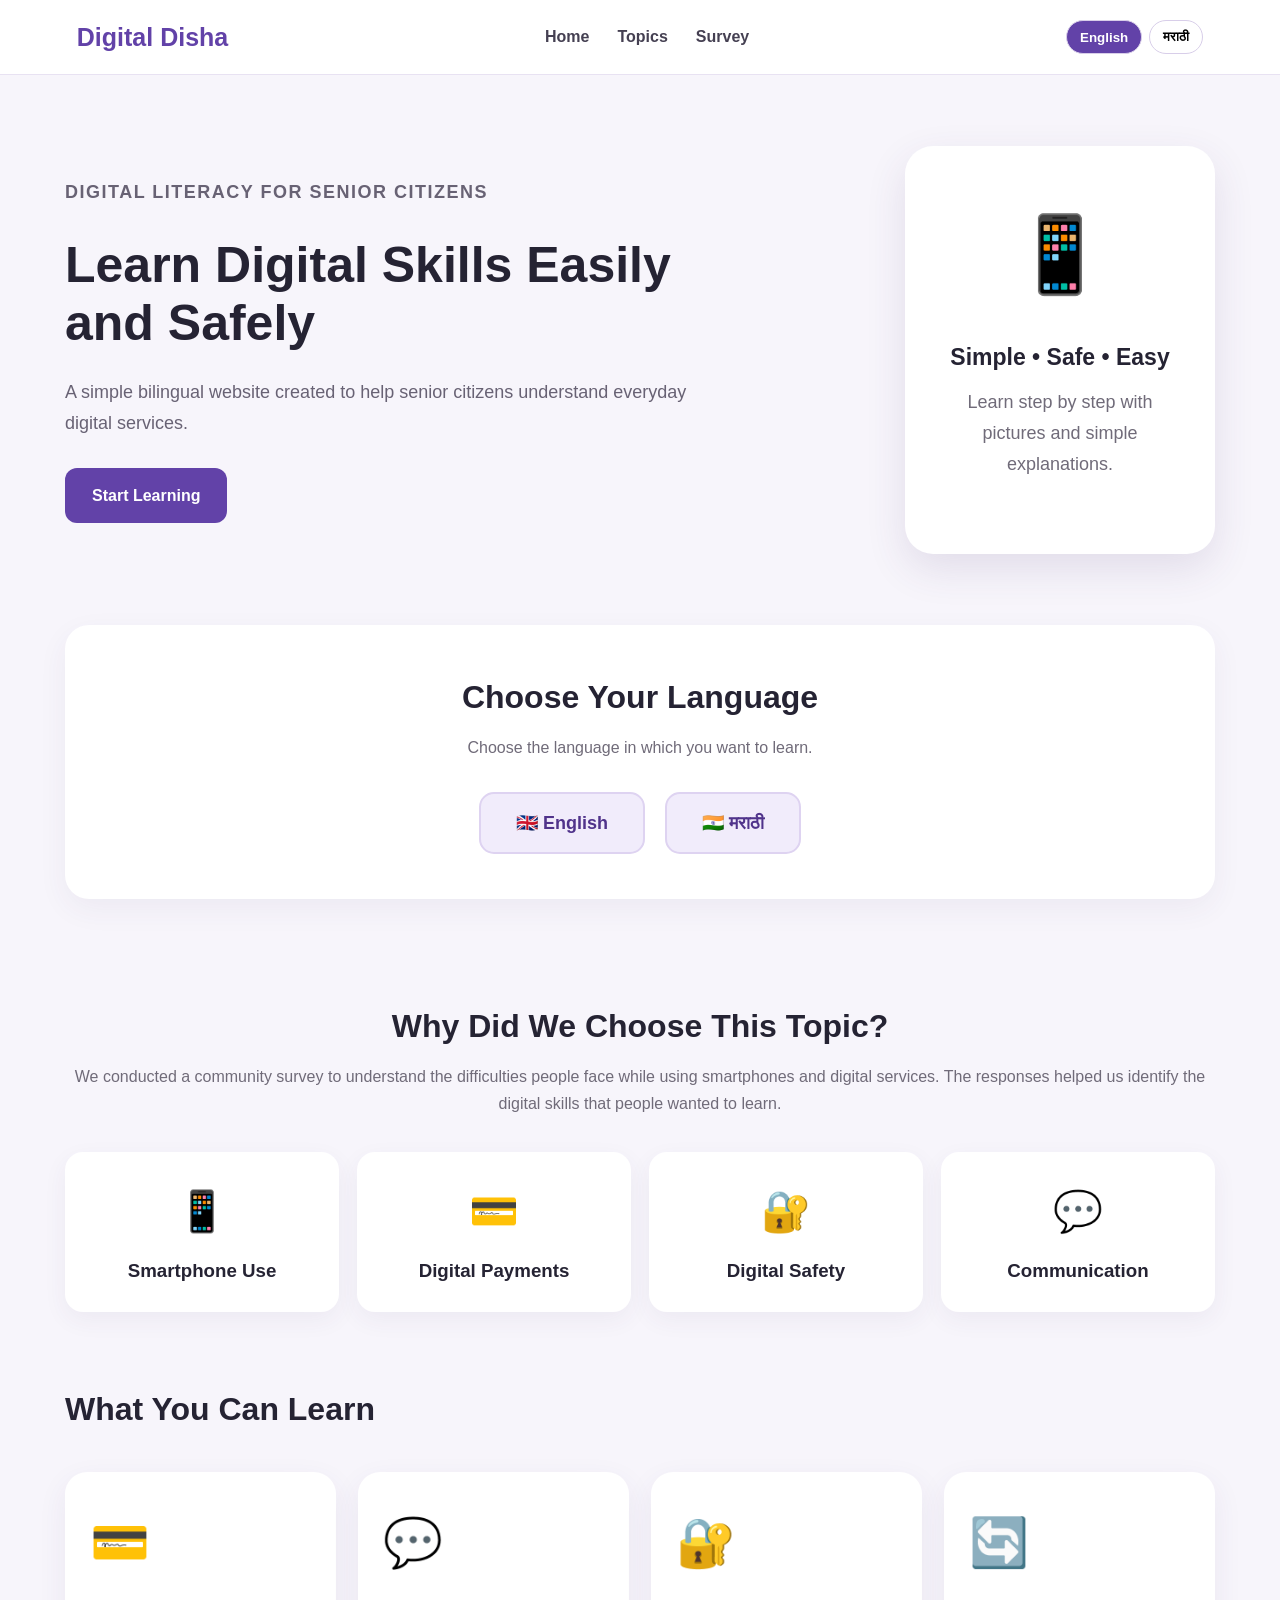
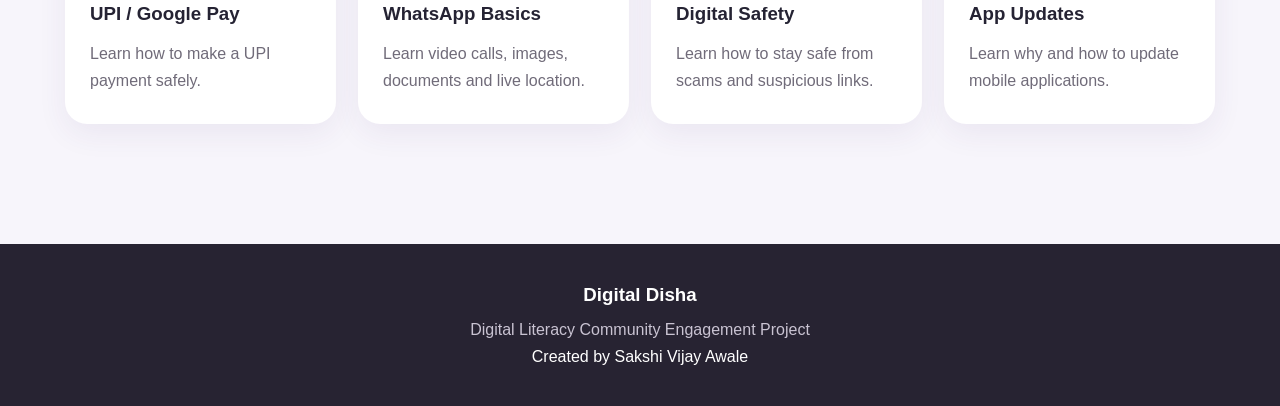
<file: index.html>
<!DOCTYPE html>
<html lang="en">
<head>
    <meta charset="UTF-8">
    <meta name="viewport" content="width=device-width, initial-scale=1.0">

    <title>Digital Disha</title>

    <link rel="stylesheet" href="style.css">
</head>

<body>

<header>
    <div class="logo">Digital Disha</div>

    <nav>
        <a href="index.html" data-en="Home" data-mr="मुख्यपृष्ठ">Home</a>
        <a href="topics.html" data-en="Topics" data-mr="विषय">Topics</a>
        <a href="survey.html" data-en="Survey" data-mr="सर्वेक्षण">Survey</a>
    </nav>

    <div class="language-buttons">
        <button onclick="changeLanguage('en')" id="englishBtn">English</button>
        <button onclick="changeLanguage('mr')" id="marathiBtn">मराठी</button>
    </div>
</header>


<main>

<section class="hero">

    <div class="hero-text">

        <p class="small-title"
           data-en="DIGITAL LITERACY FOR SENIOR CITIZENS"
           data-mr="ज्येष्ठ नागरिकांसाठी डिजिटल साक्षरता">
            DIGITAL LITERACY FOR SENIOR CITIZENS
        </p>

        <h1
            data-en="Learn Digital Skills Easily and Safely"
            data-mr="डिजिटल कौशल्ये सोप्या आणि सुरक्षित पद्धतीने शिका">
            Learn Digital Skills Easily and Safely
        </h1>

        <p
            data-en="A simple bilingual website created to help senior citizens understand everyday digital services."
            data-mr="दररोज वापरल्या जाणाऱ्या डिजिटल सेवांबद्दल ज्येष्ठ नागरिकांना सोप्या पद्धतीने समजून घेण्यासाठी तयार केलेली द्विभाषिक वेबसाइट.">
            A simple bilingual website created to help senior citizens understand everyday digital services.
        </p>

        <a href="topics.html" class="main-button"
           data-en="Start Learning"
           data-mr="शिकायला सुरुवात करा">
            Start  Learning
        </a>

    </div>

    <div class="hero-card">
        <div class="phone-icon">📱</div>

        <h3
            data-en="Simple • Safe • Easy"
            data-mr="सोपे • सुरक्षित • सहज">
            Simple • Safe • Easy
        </h3>

        <p
            data-en="Learn step by step with pictures and simple explanations."
            data-mr="चित्रे आणि सोप्या स्पष्टीकरणाद्वारे प्रत्येक गोष्ट टप्प्याटप्प्याने शिका.">
            Learn step by step with pictures and simple explanations.
        </p>
    </div>

</section>


<section class="language-section">

    <h2
        data-en="Choose Your Language"
        data-mr="तुमची भाषा निवडा">
        Choose Your Language
    </h2>

    <p
        data-en="Choose the language in which you want to learn."
        data-mr="तुम्हाला ज्या भाषेत शिकायचे आहे ती भाषा निवडा.">
        Choose the language in which you want to learn.
    </p>

    <div class="big-language-buttons">

        <button onclick="changeLanguage('en')">
            🇬🇧 English
        </button>

        <button onclick="changeLanguage('mr')">
            🇮🇳 मराठी
        </button>

    </div>

</section>


<section class="why-section">

    <h2
        data-en="Why Did We Choose This Topic?"
        data-mr="आम्ही हा विषय का निवडला?">
        Why Did We Choose This Topic?
    </h2>

    <p
        data-en="We conducted a community survey to understand the difficulties people face while using smartphones and digital services. The responses helped us identify the digital skills that people wanted to learn."
        data-mr="स्मार्टफोन आणि डिजिटल सेवा वापरताना लोकांना कोणत्या अडचणी येतात हे समजून घेण्यासाठी आम्ही समुदाय सर्वेक्षण केले. या प्रतिसादांमुळे लोकांना कोणती डिजिटल कौशल्ये शिकायची आहेत हे समजण्यास आम्हाला मदत झाली.">
        We conducted a community survey to understand the difficulties people face while using smartphones and digital services. The responses helped us identify the digital skills that people wanted to learn.
    </p>

    <div class="reason-cards">

        <div class="reason-card">
            <span>📱</span>
            <h3
                data-en="Smartphone Use"
                data-mr="स्मार्टफोन वापर">
                Smartphone Use
            </h3>
        </div>

        <div class="reason-card">
            <span>💳</span>
            <h3
                data-en="Digital Payments"
                data-mr="डिजिटल पेमेंट">
                Digital Payments
            </h3>
        </div>

        <div class="reason-card">
            <span>🔐</span>
            <h3
                data-en="Digital Safety"
                data-mr="डिजिटल सुरक्षितता">
                Digital Safety
            </h3>
        </div>

        <div class="reason-card">
            <span>💬</span>
            <h3
                data-en="Communication"
                data-mr="संवाद">
                Communication
            </h3>
        </div>

    </div>

</section>


<section class="topics-preview">

    <h2
        data-en="What You Can Learn"
        data-mr="तुम्ही काय शिकू शकता">
        What You Can Learn
    </h2>

    <div class="topic-grid">

        <a href="upi.html" class="topic-card">
            <div class="topic-icon">💳</div>
            <h3>UPI / Google Pay</h3>
            <p
                data-en="Learn how to make a UPI payment safely."
                data-mr="UPI पेमेंट सुरक्षितपणे कसे करायचे ते शिका.">
                Learn how to make a UPI payment safely.
            </p>
        </a>


        <a href="whatsapp.html" class="topic-card">
            <div class="topic-icon">💬</div>
            <h3>WhatsApp Basics</h3>
            <p
                data-en="Learn video calls, images, documents and live location."
                data-mr="व्हिडिओ कॉल, फोटो, कागदपत्रे आणि Live Location शिकणे.">
                Learn video calls, images, documents and live location.
            </p>
        </a>


        <a href="safety.html" class="topic-card">
            <div class="topic-icon">🔐</div>
            <h3
                data-en="Digital Safety"
                data-mr="डिजिटल सुरक्षितता">
                Digital Safety
            </h3>
            <p
                data-en="Learn how to stay safe from scams and suspicious links."
                data-mr="फसवणूक आणि संशयास्पद लिंकपासून सुरक्षित कसे राहायचे ते शिका.">
                Learn how to stay safe from scams and suspicious links.
            </p>
        </a>


        <a href="updates.html" class="topic-card">
            <div class="topic-icon">🔄</div>
            <h3
                data-en="App Updates"
                data-mr="ॲप अपडेट्स">
                App Updates
            </h3>
            <p
                data-en="Learn why and how to update mobile applications."
                data-mr="मोबाईल ॲप अपडेट का आणि कसे करायचे ते शिका.">
                Learn why and how to update mobile applications.
            </p>
        </a>

    </div>

</section>

</main>


<footer>

    <h3>Digital Disha</h3>

    <p
        data-en="Digital Literacy Community Engagement Project"
        data-mr="डिजिटल साक्षरता समुदाय सहभाग प्रकल्प">
        Digital Literacy Community Engagement Project
    </p>

    Created by Sakshi Vijay Awale 

</footer>


<script src="script.js"></script>

</body>
</html>
</file>
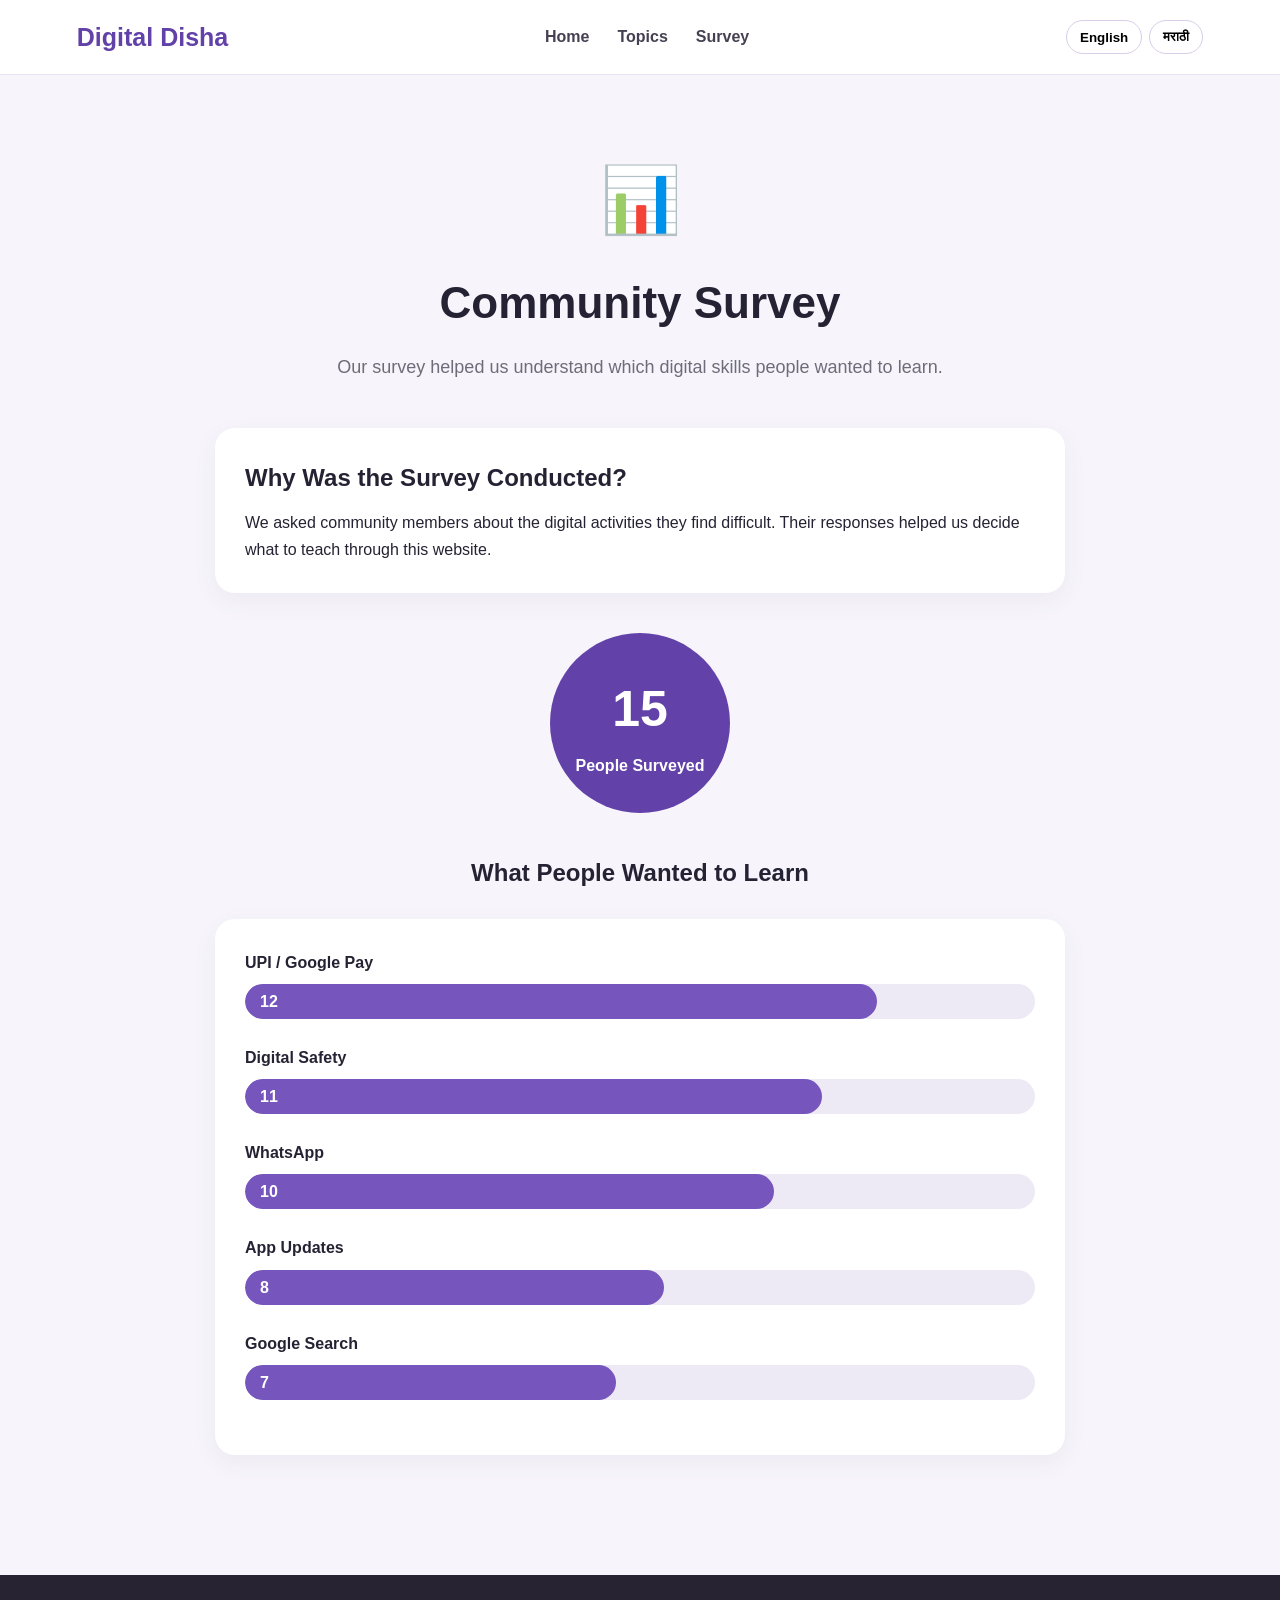
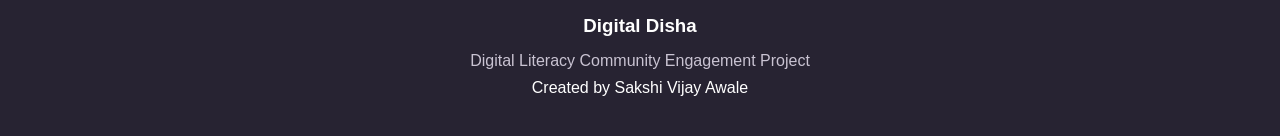
<file: survey.html>
<!DOCTYPE html>
<html lang="en">

<head>

    <meta charset="UTF-8">
    <meta name="viewport" content="width=device-width, initial-scale=1.0">

    <title>Survey - Digital Disha</title>

    <link rel="stylesheet" href="style.css">

</head>


<body>


<header>

    <div class="logo">
        Digital Disha
    </div>


    <nav>

        <a href="index.html"
           data-en="Home"
           data-mr="मुख्यपृष्ठ">
            Home
        </a>

        <a href="topics.html"
           data-en="Topics"
           data-mr="विषय">
            Topics
        </a>

        <a href="survey.html"
           data-en="Survey"
           data-mr="सर्वेक्षण">
            Survey
        </a>

    </nav>


    <div class="language-buttons">

        <button onclick="changeLanguage('en')">
            English
        </button>

        <button onclick="changeLanguage('mr')">
            मराठी
        </button>

    </div>

</header>



<main>


<section class="page-heading">

    <div class="big-topic-icon">
        📊
    </div>


    <h1
        data-en="Community Survey"
        data-mr="समुदाय सर्वेक्षण">

        Community Survey

    </h1>


    <p
        data-en="Our survey helped us understand which digital skills people wanted to learn."
        data-mr="लोकांना कोणती डिजिटल कौशल्ये शिकायची आहेत हे समजून घेण्यासाठी आम्ही सर्वेक्षण केले.">

        Our survey helped us understand which digital skills people wanted to learn.

    </p>

</section>



<section class="survey-section">


    <div class="survey-intro">

        <h2
            data-en="Why Was the Survey Conducted?"
            data-mr="सर्वेक्षण का करण्यात आले?">

            Why Was the Survey Conducted?

        </h2>


        <p
            data-en="We asked community members about the digital activities they find difficult. Their responses helped us decide what to teach through this website."
            data-mr="समुदायातील लोकांना कोणत्या डिजिटल गोष्टी कठीण वाटतात याबद्दल आम्ही प्रश्न विचारले. त्यांच्या प्रतिसादांमुळे या वेबसाइटवर कोणते विषय शिकवायचे हे ठरवण्यास आम्हाला मदत झाली.">

            We asked community members about the digital activities they find difficult. Their responses helped us decide what to teach through this website.

        </p>

    </div>



    <div class="survey-stat">

        <strong>15</strong>

        <span
            data-en="People Surveyed"
            data-mr="सर्वेक्षणातील लोक">

            People Surveyed

        </span>

    </div>



    <h2
        class="center-title"
        data-en="What People Wanted to Learn"
        data-mr="लोकांना काय शिकायचे होते?">

        What People Wanted to Learn

    </h2>



    <div class="chart">


        <div class="chart-row">

            <span>UPI / Google Pay</span>

            <div class="bar">

                <div style="width:80%;">
                    12
                </div>

            </div>

        </div>



        <div class="chart-row">

            <span
                data-en="Digital Safety"
                data-mr="डिजिटल सुरक्षितता">

                Digital Safety

            </span>

            <div class="bar">

                <div style="width:73%;">
                    11
                </div>

            </div>

        </div>



        <div class="chart-row">

            <span
                data-en="WhatsApp"
                data-mr="WhatsApp">

                WhatsApp

            </span>

            <div class="bar">

                <div style="width:67%;">
                    10
                </div>

            </div>

        </div>



        <div class="chart-row">

            <span
                data-en="App Updates"
                data-mr="ॲप अपडेट्स">

                App Updates

            </span>

            <div class="bar">

                <div style="width:53%;">
                    8
                </div>

            </div>

        </div>



        <div class="chart-row">

            <span
                data-en="Google Search"
                data-mr="Google Search">

                Google Search

            </span>

            <div class="bar">

                <div style="width:47%;">
                    7
                </div>

            </div>

        </div>


    </div>



    


</section>


</main>



<footer>

    <h3>
        Digital Disha
    </h3>

    <p
        data-en="Digital Literacy Community Engagement Project"
        data-mr="डिजिटल साक्षरता समुदाय सहभाग प्रकल्प">

        Digital Literacy Community Engagement Project

    </p>
Created by Sakshi Vijay Awale 
</footer>



<script src="script.js"></script>

</body>

</html>
</file>
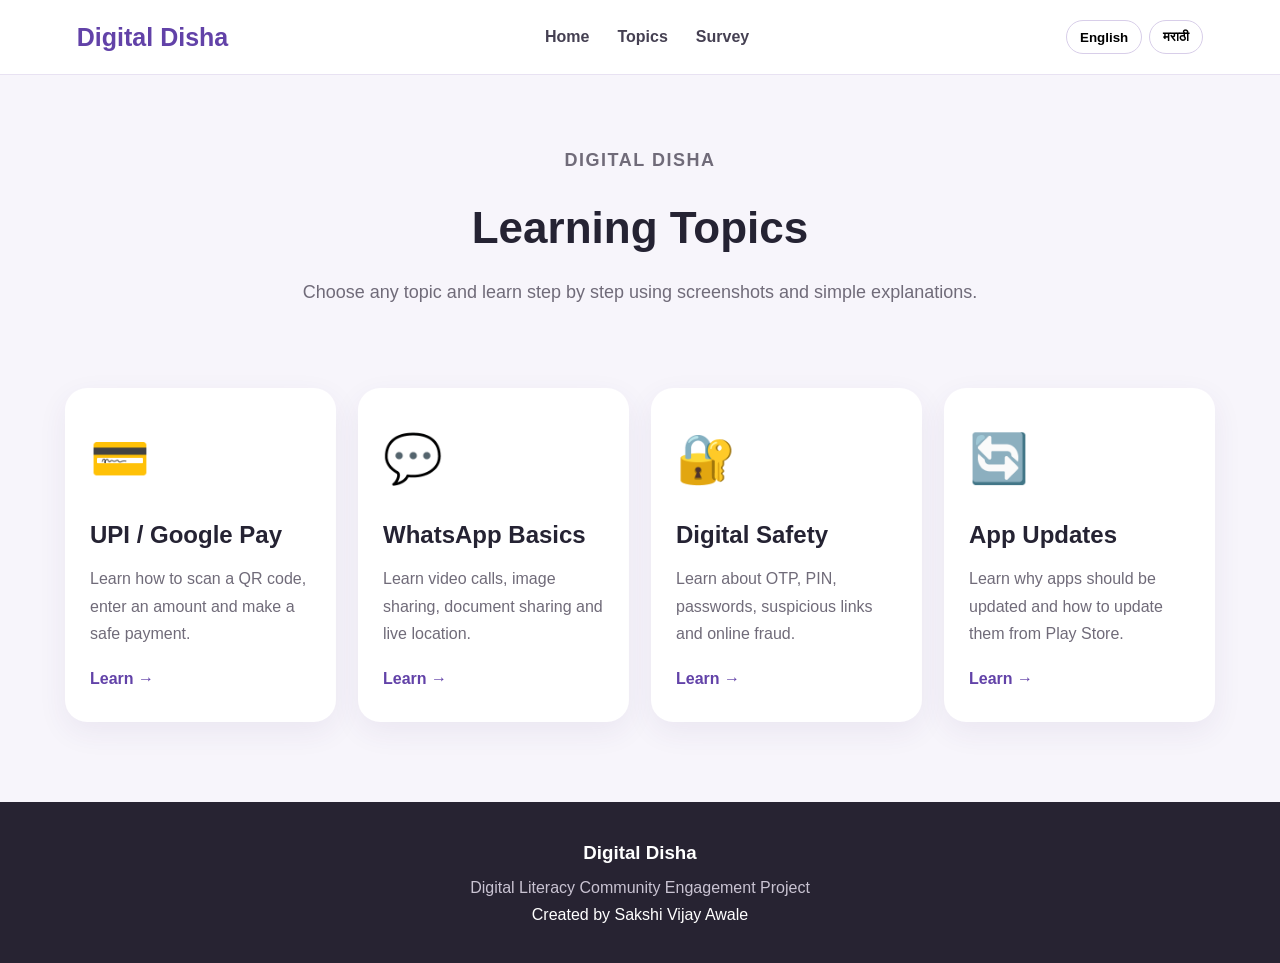
<file: topics.html>
<!DOCTYPE html>
<html lang="en">

<head>
    <meta charset="UTF-8">
    <meta name="viewport" content="width=device-width, initial-scale=1.0">

    <title>Learning Topics - Digital Disha</title>

    <link rel="stylesheet" href="style.css">
</head>

<body>

<header>

    <div class="logo">Digital Disha</div>

    <nav>
        <a href="index.html" data-en="Home" data-mr="मुख्यपृष्ठ">Home</a>
        <a href="topics.html" data-en="Topics" data-mr="विषय">Topics</a>
        <a href="survey.html" data-en="Survey" data-mr="सर्वेक्षण">Survey</a>
    </nav>

    <div class="language-buttons">
        <button onclick="changeLanguage('en')">English</button>
        <button onclick="changeLanguage('mr')">मराठी</button>
    </div>

</header>


<main>

<section class="page-heading">

    <p class="small-title">DIGITAL DISHA</p>

    <h1
        data-en="Learning Topics"
        data-mr="शिकण्याचे विषय">
        Learning Topics
    </h1>

    <p
        data-en="Choose any topic and learn step by step using screenshots and simple explanations."
        data-mr="कोणताही विषय निवडा आणि स्क्रीनशॉट व सोप्या स्पष्टीकरणाद्वारे टप्प्याटप्प्याने शिका.">
        Choose any topic and learn step by step using screenshots and simple explanations.
    </p>

</section>


<section class="topic-grid large-grid">


<a href="upi.html" class="topic-card">

    <div class="topic-icon">💳</div>

    <h2>UPI / Google Pay</h2>

    <p
        data-en="Learn how to scan a QR code, enter an amount and make a safe payment."
        data-mr="QR कोड स्कॅन करून रक्कम टाकून सुरक्षित पेमेंट कसे करायचे ते शिका.">
        Learn how to scan a QR code, enter an amount and make a safe payment.
    </p>

    <span class="learn-link"
          data-en="Learn →"
          data-mr="शिका →">
        Learn →
    </span>

</a>


<a href="whatsapp.html" class="topic-card">

    <div class="topic-icon">💬</div>

    <h2
        data-en="WhatsApp Basics"
        data-mr="WhatsApp ची मूलभूत माहिती">
        WhatsApp Basics
    </h2>

    <p
        data-en="Learn video calls, image sharing, document sharing and live location."
        data-mr="व्हिडिओ कॉल, फोटो, कागदपत्रे आणि Live Location शेअर करायला शिका.">
        Learn video calls, image sharing, document sharing and live location.
    </p>

    <span class="learn-link"
          data-en="Learn →"
          data-mr="शिका →">
        Learn →
    </span>

</a>


<a href="safety.html" class="topic-card">

    <div class="topic-icon">🔐</div>

    <h2
        data-en="Digital Safety"
        data-mr="डिजिटल सुरक्षितता">
        Digital Safety
    </h2>

    <p
        data-en="Learn about OTP, PIN, passwords, suspicious links and online fraud."
        data-mr="OTP, PIN, पासवर्ड, संशयास्पद लिंक आणि ऑनलाइन फसवणुकीबद्दल शिका.">
        Learn about OTP, PIN, passwords, suspicious links and online fraud.
    </p>

    <span class="learn-link"
          data-en="Learn →"
          data-mr="शिका →">
        Learn →
    </span>

</a>


<a href="updates.html" class="topic-card">

    <div class="topic-icon">🔄</div>

    <h2
        data-en="App Updates"
        data-mr="ॲप अपडेट्स">
        App Updates
    </h2>

    <p
        data-en="Learn why apps should be updated and how to update them from Play Store."
        data-mr="ॲप अपडेट का करावे आणि Play Store मधून ते कसे अपडेट करावे ते शिका.">
        Learn why apps should be updated and how to update them from Play Store.
    </p>

    <span class="learn-link"
          data-en="Learn →"
          data-mr="शिका →">
        Learn →
    </span>

</a>


</section>

</main>


<footer>

    <h3>Digital Disha</h3>

    <p
        data-en="Digital Literacy Community Engagement Project"
        data-mr="डिजिटल साक्षरता समुदाय सहभाग प्रकल्प">
        Digital Literacy Community Engagement Project
    </p>
Created by Sakshi Vijay Awale 
</footer>


<script src="script.js"></script>

</body>
</html>
</file>
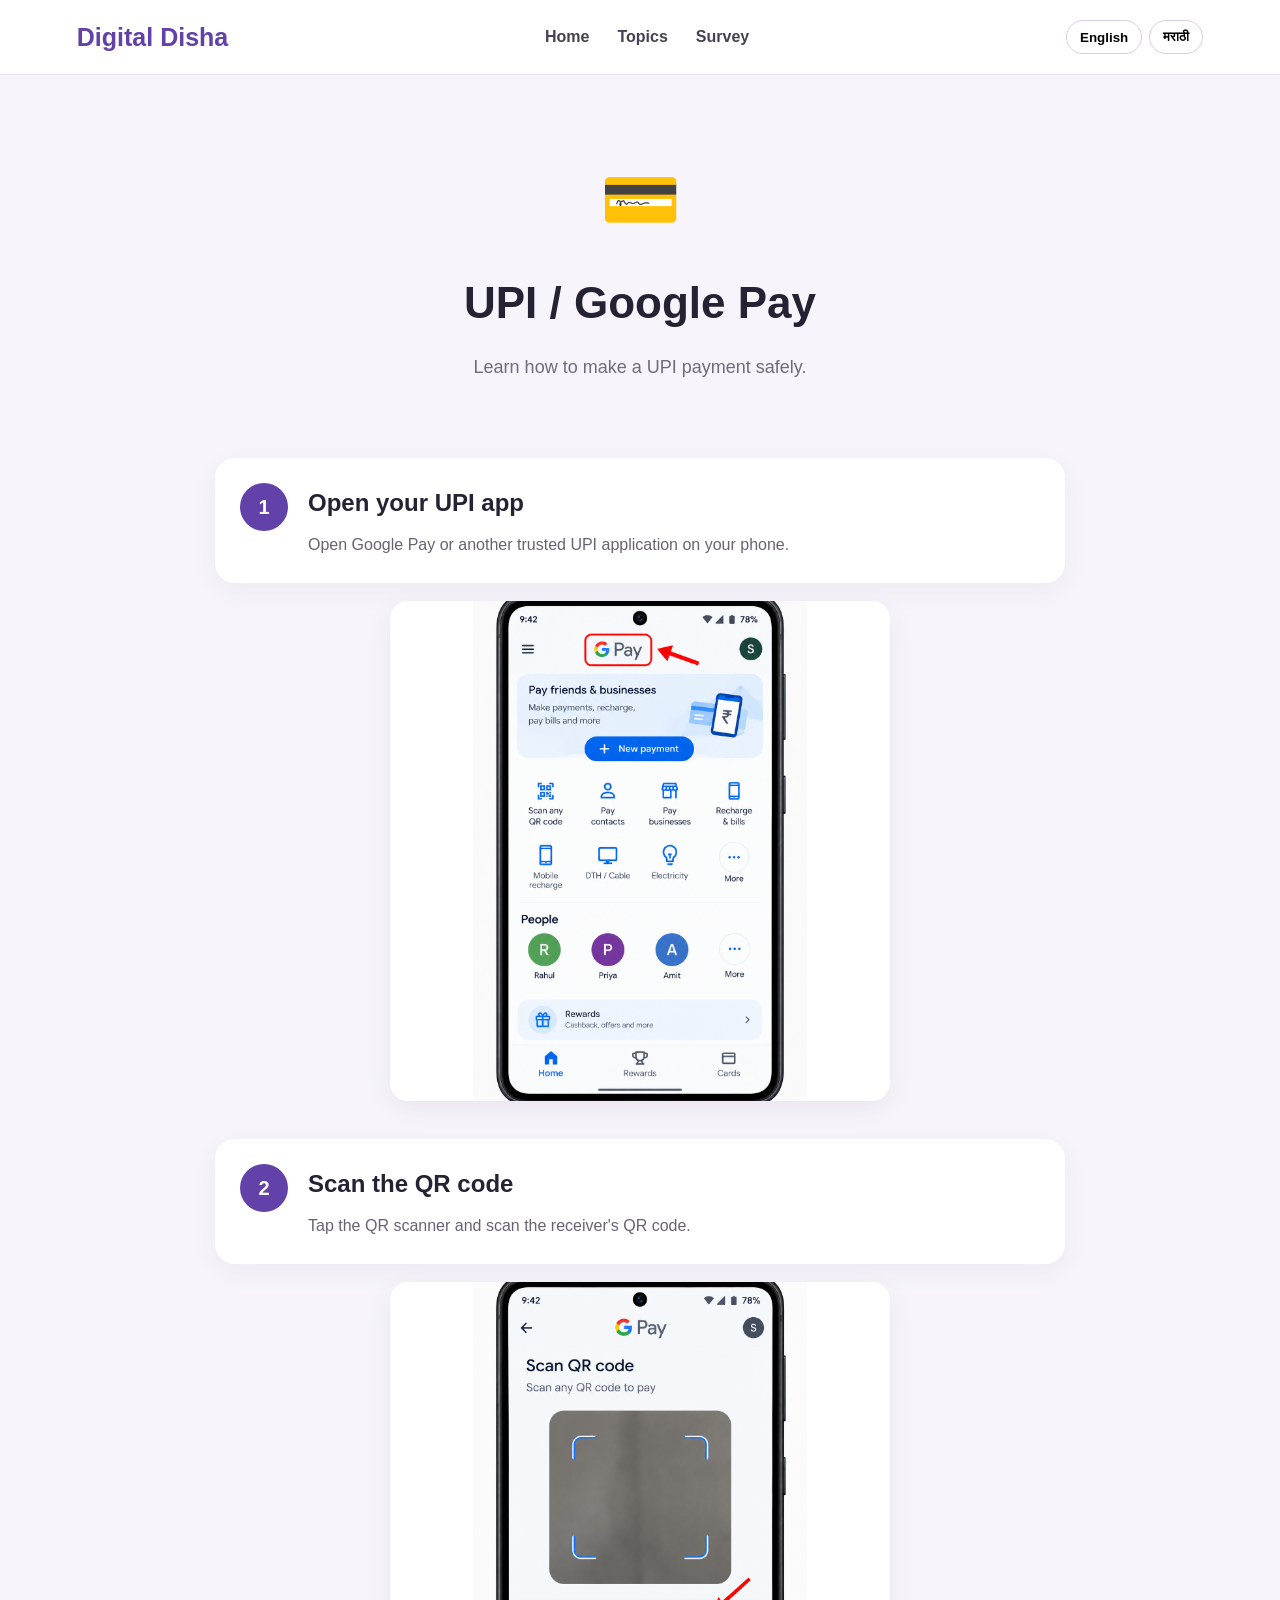
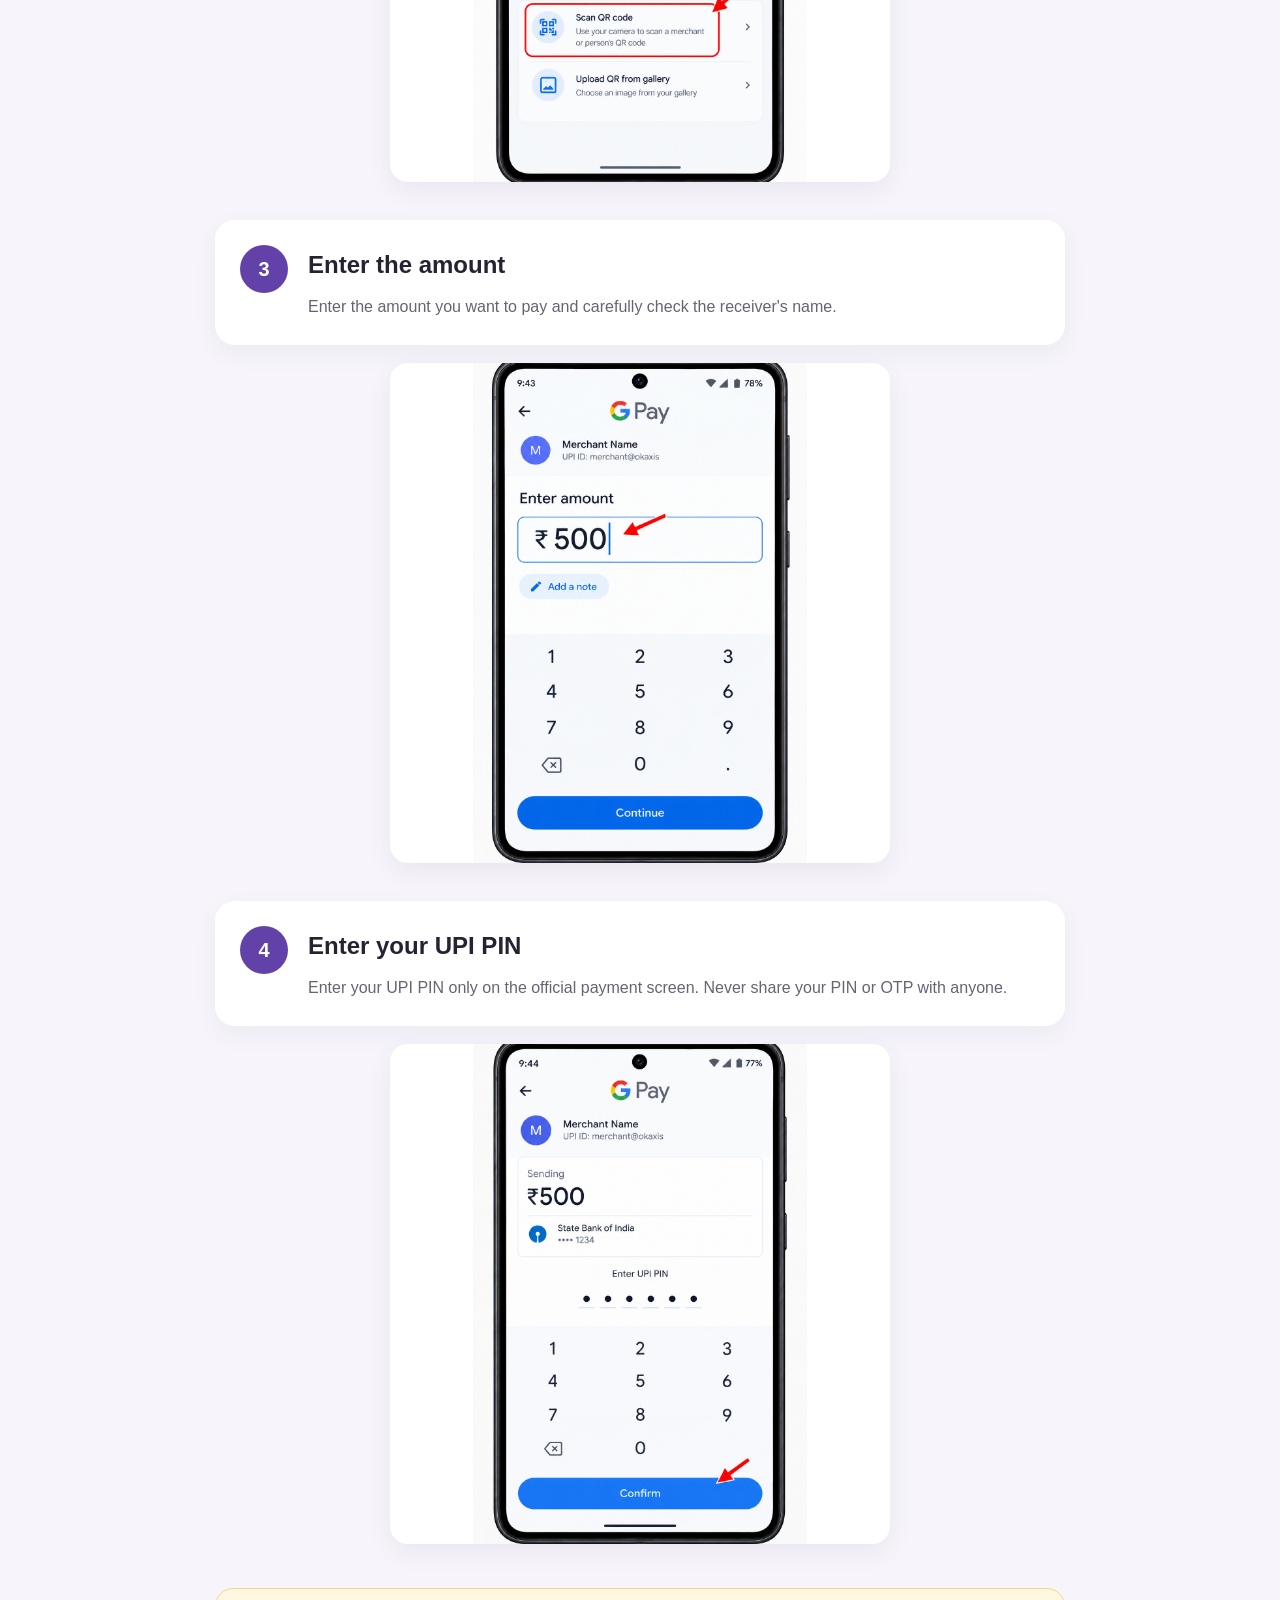
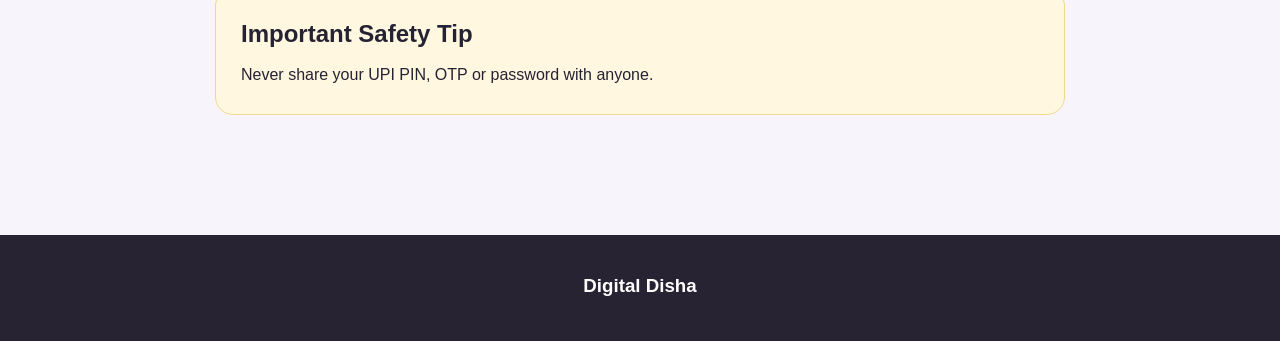
<file: upi.html>
<!DOCTYPE html>
<html lang="en">

<head>
    <meta charset="UTF-8">
    <meta name="viewport" content="width=device-width, initial-scale=1.0">

    <title>UPI - Digital Disha</title>

    <link rel="stylesheet" href="style.css">
</head>

<body>

<header>

    <div class="logo">Digital Disha</div>

    <nav>
        <a href="index.html" data-en="Home" data-mr="मुख्यपृष्ठ">Home</a>
        <a href="topics.html" data-en="Topics" data-mr="विषय">Topics</a>
        <a href="survey.html" data-en="Survey" data-mr="सर्वेक्षण">Survey</a>
    </nav>

    <div class="language-buttons">
        <button onclick="changeLanguage('en')">English</button>
        <button onclick="changeLanguage('mr')">मराठी</button>
    </div>

</header>


<main>

<section class="page-heading">

    <div class="big-topic-icon">💳</div>

    <h1>UPI / Google Pay</h1>

    <p
        data-en="Learn how to make a UPI payment safely."
        data-mr="UPI पेमेंट सुरक्षितपणे कसे करायचे ते शिका.">
        Learn how to make a UPI payment safely.
    </p>

</section>


<section class="lesson-section">

    <div class="lesson-card">

        <div class="step-number">1</div>

        <div>
            <h2
                data-en="Open your UPI app"
                data-mr="तुमचे UPI ॲप उघडा">
                Open your UPI app
            </h2>

            <p
                data-en="Open Google Pay or another trusted UPI application on your phone."
                data-mr="तुमच्या फोनमध्ये Google Pay किंवा दुसरे विश्वासार्ह UPI ॲप उघडा.">
                Open Google Pay or another trusted UPI application on your phone.
            </p>
        </div>

    </div>


    <div class="lesson-image">
        <img src="upi_img/imgupi1.png" alt="UPI step 1">
    </div>


    <div class="lesson-card">

        <div class="step-number">2</div>

        <div>
            <h2
                data-en="Scan the QR code"
                data-mr="QR कोड स्कॅन करा">
                Scan the QR code
            </h2>

            <p
                data-en="Tap the QR scanner and scan the receiver's QR code."
                data-mr="QR स्कॅनरवर क्लिक करा आणि पैसे घेणाऱ्या व्यक्तीचा QR कोड स्कॅन करा.">
                Tap the QR scanner and scan the receiver's QR code.
            </p>
        </div>

    </div>


    <div class="lesson-image">
        <img src="upi_img/imgupi2.png" alt="UPI step 2">
    </div>


    <div class="lesson-card">

        <div class="step-number">3</div>

        <div>
            <h2
                data-en="Enter the amount"
                data-mr="रक्कम टाका">
                Enter the amount
            </h2>

            <p
                data-en="Enter the amount you want to pay and carefully check the receiver's name."
                data-mr="तुम्हाला द्यायची रक्कम टाका आणि समोर दिसणारे नाव काळजीपूर्वक तपासा.">
                Enter the amount you want to pay and carefully check the receiver's name.
            </p>
        </div>

    </div>


    <div class="lesson-image">
        <img src="upi_img/imgupi3.png" alt="UPI step 3">
    </div>


    <div class="lesson-card">

        <div class="step-number">4</div>

        <div>
            <h2
                data-en="Enter your UPI PIN"
                data-mr="तुमचा UPI PIN टाका">
                Enter your UPI PIN
            </h2>

            <p
                data-en="Enter your UPI PIN only on the official payment screen. Never share your PIN or OTP with anyone."
                data-mr="फक्त अधिकृत पेमेंट स्क्रीनवर तुमचा UPI PIN टाका. तुमचा PIN किंवा OTP कोणालाही सांगू नका.">
                Enter your UPI PIN only on the official payment screen. Never share your PIN or OTP with anyone.
            </p>
        </div>

    </div>


    <div class="lesson-image">
        <img src="upi_img/imgupi4.png" alt="UPI step 4">
    </div>


    <div class="warning-box">

        <h2
            data-en="Important Safety Tip"
            data-mr="महत्त्वाची सुरक्षितता सूचना">
            Important Safety Tip
        </h2>

        <p
            data-en="Never share your UPI PIN, OTP or password with anyone."
            data-mr="तुमचा UPI PIN, OTP किंवा पासवर्ड कोणालाही सांगू नका.">
            Never share your UPI PIN, OTP or password with anyone.
        </p>

    </div>

</section>

</main>


<footer>
    <h3>Digital Disha</h3>
</footer>


<script src="script.js"></script>

</body>
</html>
</file>
<file: style.css>
* {
    box-sizing: border-box;
    margin: 0;
    padding: 0;
}


body {
    font-family: Arial, Helvetica, sans-serif;
    background: #f7f5fb;
    color: #252333;
    line-height: 1.7;
}


header {
    background: white;
    min-height: 75px;
    padding: 15px 6%;
    display: flex;
    align-items: center;
    justify-content: space-between;
    gap: 20px;
    border-bottom: 1px solid #e8e2f2;
    position: sticky;
    top: 0;
    z-index: 100;
}


.logo {
    font-size: 25px;
    font-weight: 800;
    color: #6242a8;
}


nav {
    display: flex;
    gap: 28px;
}


nav a {
    text-decoration: none;
    color: #454052;
    font-weight: 600;
}


nav a:hover {
    color: #6242a8;
}


.language-buttons {
    display: flex;
    gap: 7px;
}


.language-buttons button {
    border: 1px solid #d8cee9;
    background: white;
    padding: 8px 13px;
    border-radius: 20px;
    cursor: pointer;
    font-weight: 600;
}


.language-buttons button:hover,
.language-buttons button.selected {
    background: #6242a8;
    color: white;
}


main {
    width: 90%;
    max-width: 1150px;
    margin: auto;
}


.hero {
    min-height: 550px;
    display: flex;
    align-items: center;
    justify-content: space-between;
    gap: 60px;
    padding: 70px 0;
}


.hero-text {
    max-width: 650px;
}


.small-title {
    color: #7452bd;
    font-size: 14px;
    font-weight: 800;
    letter-spacing: 1.5px;
    margin-bottom: 15px;
}


.hero h1 {
    font-size: 50px;
    line-height: 1.15;
    margin-bottom: 25px;
}


.hero p {
    font-size: 18px;
    color: #686274;
    margin-bottom: 30px;
}


.main-button {
    display: inline-block;
    text-decoration: none;
    background: #6242a8;
    color: white;
    padding: 14px 27px;
    border-radius: 12px;
    font-weight: 700;
}


.main-button:hover {
    background: #4d3289;
}


.hero-card {
    background: white;
    width: 310px;
    min-height: 310px;
    border-radius: 28px;
    padding: 45px 30px;
    text-align: center;
    box-shadow: 0 15px 40px rgba(73, 48, 110, 0.12);
}


.phone-icon {
    font-size: 75px;
    margin-bottom: 20px;
}


.hero-card h3 {
    font-size: 23px;
    margin-bottom: 10px;
}


.hero-card p {
    color: #706b79;
}


.language-section {
    background: white;
    padding: 45px;
    border-radius: 24px;
    text-align: center;
    margin-bottom: 70px;
    box-shadow: 0 10px 30px rgba(73, 48, 110, 0.06);
}


.language-section h2,
.why-section h2,
.topics-preview h2 {
    font-size: 32px;
    margin-bottom: 10px;
}


.language-section p,
.why-section > p {
    color: #706b79;
}


.big-language-buttons {
    margin-top: 30px;
    display: flex;
    justify-content: center;
    gap: 20px;
}


.big-language-buttons button {
    background: #f1ecfb;
    color: #50338b;
    border: 2px solid #ded3f1;
    border-radius: 15px;
    padding: 18px 35px;
    font-size: 18px;
    font-weight: 700;
    cursor: pointer;
}


.big-language-buttons button:hover {
    background: #6242a8;
    color: white;
}


.why-section {
    padding: 30px 0 70px;
    text-align: center;
}


.reason-cards {
    display: grid;
    grid-template-columns: repeat(4, 1fr);
    gap: 18px;
    margin-top: 35px;
}


.reason-card {
    background: white;
    border-radius: 18px;
    padding: 25px 15px;
    box-shadow: 0 8px 25px rgba(73, 48, 110, 0.06);
}


.reason-card span {
    font-size: 40px;
}


.reason-card h3 {
    margin-top: 10px;
}


.topics-preview {
    padding-bottom: 80px;
}


.topic-grid {
    display: grid;
    grid-template-columns: repeat(4, 1fr);
    gap: 22px;
    margin-top: 35px;
}


.large-grid {
    margin-bottom: 80px;
}


.topic-card {
    background: white;
    border-radius: 22px;
    padding: 30px 25px;
    text-decoration: none;
    color: #252333;
    box-shadow: 0 10px 30px rgba(73, 48, 110, 0.07);
    transition: transform 0.2s;
}


.topic-card:hover {
    transform: translateY(-5px);
}


.topic-icon {
    font-size: 48px;
    margin-bottom: 15px;
}


.topic-card h2,
.topic-card h3 {
    margin-bottom: 10px;
}


.topic-card p {
    color: #706b79;
}


.learn-link {
    display: inline-block;
    margin-top: 18px;
    color: #6242a8;
    font-weight: 700;
}


.page-heading {
    text-align: center;
    padding: 70px 0 45px;
}


.page-heading h1 {
    font-size: 44px;
    margin-bottom: 12px;
}


.page-heading p {
    color: #706b79;
    font-size: 18px;
}


.big-topic-icon {
    font-size: 65px;
    margin-bottom: 10px;
}


.lesson-section {
    max-width: 850px;
    margin: auto;
    padding-bottom: 80px;
}


.lesson-card {
    background: white;
    border-radius: 20px;
    padding: 25px;
    display: flex;
    gap: 20px;
    align-items: flex-start;
    margin-top: 30px;
    box-shadow: 0 8px 25px rgba(73, 48, 110, 0.06);
}


.step-number {
    min-width: 48px;
    height: 48px;
    border-radius: 50%;
    background: #6242a8;
    color: white;
    display: flex;
    align-items: center;
    justify-content: center;
    font-size: 20px;
    font-weight: 800;
}


.lesson-card h2 {
    margin-bottom: 7px;
}


.lesson-card p {
    color: #686274;
}


.lesson-image {
    margin-top: 18px;
    text-align: center;
}


.lesson-image img {
    max-width: 100%;
    width: 500px;
    max-height: 500px;
    object-fit: contain;
    border-radius: 18px;
    background: white;
    box-shadow: 0 8px 25px rgba(73, 48, 110, 0.08);
}


.warning-box {
    margin-top: 35px;
    background: #fff7df;
    border: 1px solid #f0d98c;
    padding: 25px;
    border-radius: 18px;
}


.warning-box h2 {
    margin-bottom: 7px;
}


.survey-section {
    max-width: 850px;
    margin: auto;
    padding-bottom: 80px;
}


.survey-intro {
    background: white;
    border-radius: 20px;
    padding: 30px;
    box-shadow: 0 8px 25px rgba(73, 48, 110, 0.06);
}


.survey-intro h2 {
    margin-bottom: 10px;
}


.survey-stat {
    background: #6242a8;
    color: white;
    width: 180px;
    height: 180px;
    border-radius: 50%;
    margin: 40px auto;
    display: flex;
    flex-direction: column;
    align-items: center;
    justify-content: center;
}


.survey-stat strong {
    font-size: 50px;
}


.survey-stat span {
    font-weight: 600;
}


.center-title {
    text-align: center;
    margin: 40px 0 25px;
}


.chart {
    background: white;
    border-radius: 20px;
    padding: 30px;
    box-shadow: 0 8px 25px rgba(73, 48, 110, 0.06);
}


.chart-row {
    margin-bottom: 25px;
}


.chart-row > span {
    display: block;
    font-weight: 700;
    margin-bottom: 8px;
}


.bar {
    background: #eeeaf5;
    border-radius: 20px;
    overflow: hidden;
    height: 35px;
}


.bar div {
    height: 100%;
    background: #7655bd;
    color: white;
    display: flex;
    align-items: center;
    padding-left: 15px;
    font-weight: 700;
    border-radius: 20px;
}


.survey-note {
    margin-top: 25px;
    padding: 20px;
    background: #f0ebfa;
    border-radius: 15px;
}


.survey-note p {
    margin-top: 5px;
}


footer {
    background: #272332;
    color: white;
    text-align: center;
    padding: 35px 20px;
    margin-top: 40px;
}


footer h3 {
    color: white;
    margin-bottom: 5px;
}


footer p {
    color: #c9c3d2;
}


@media (max-width: 900px) {

    header {
        flex-wrap: wrap;
        justify-content: center;
    }


    .hero {
        flex-direction: column;
        text-align: center;
    }


    .hero h1 {
        font-size: 40px;
    }


    .topic-grid {
        grid-template-columns: repeat(2, 1fr);
    }


    .reason-cards {
        grid-template-columns: repeat(2, 1fr);
    }

}


@media (max-width: 600px) {

    nav {
        order: 3;
        width: 100%;
        justify-content: center;
    }


    nav a {
        font-size: 14px;
    }


    .hero {
        padding: 45px 0;
    }


    .hero h1 {
        font-size: 34px;
    }


    .hero-card {
        width: 100%;
    }


    .topic-grid {
        grid-template-columns: 1fr;
    }


    .reason-cards {
        grid-template-columns: 1fr;
    }


    .big-language-buttons {
        flex-direction: column;
    }


    .page-heading h1 {
        font-size: 34px;
    }


    .lesson-card {
        padding: 20px;
    }

}
</file>
